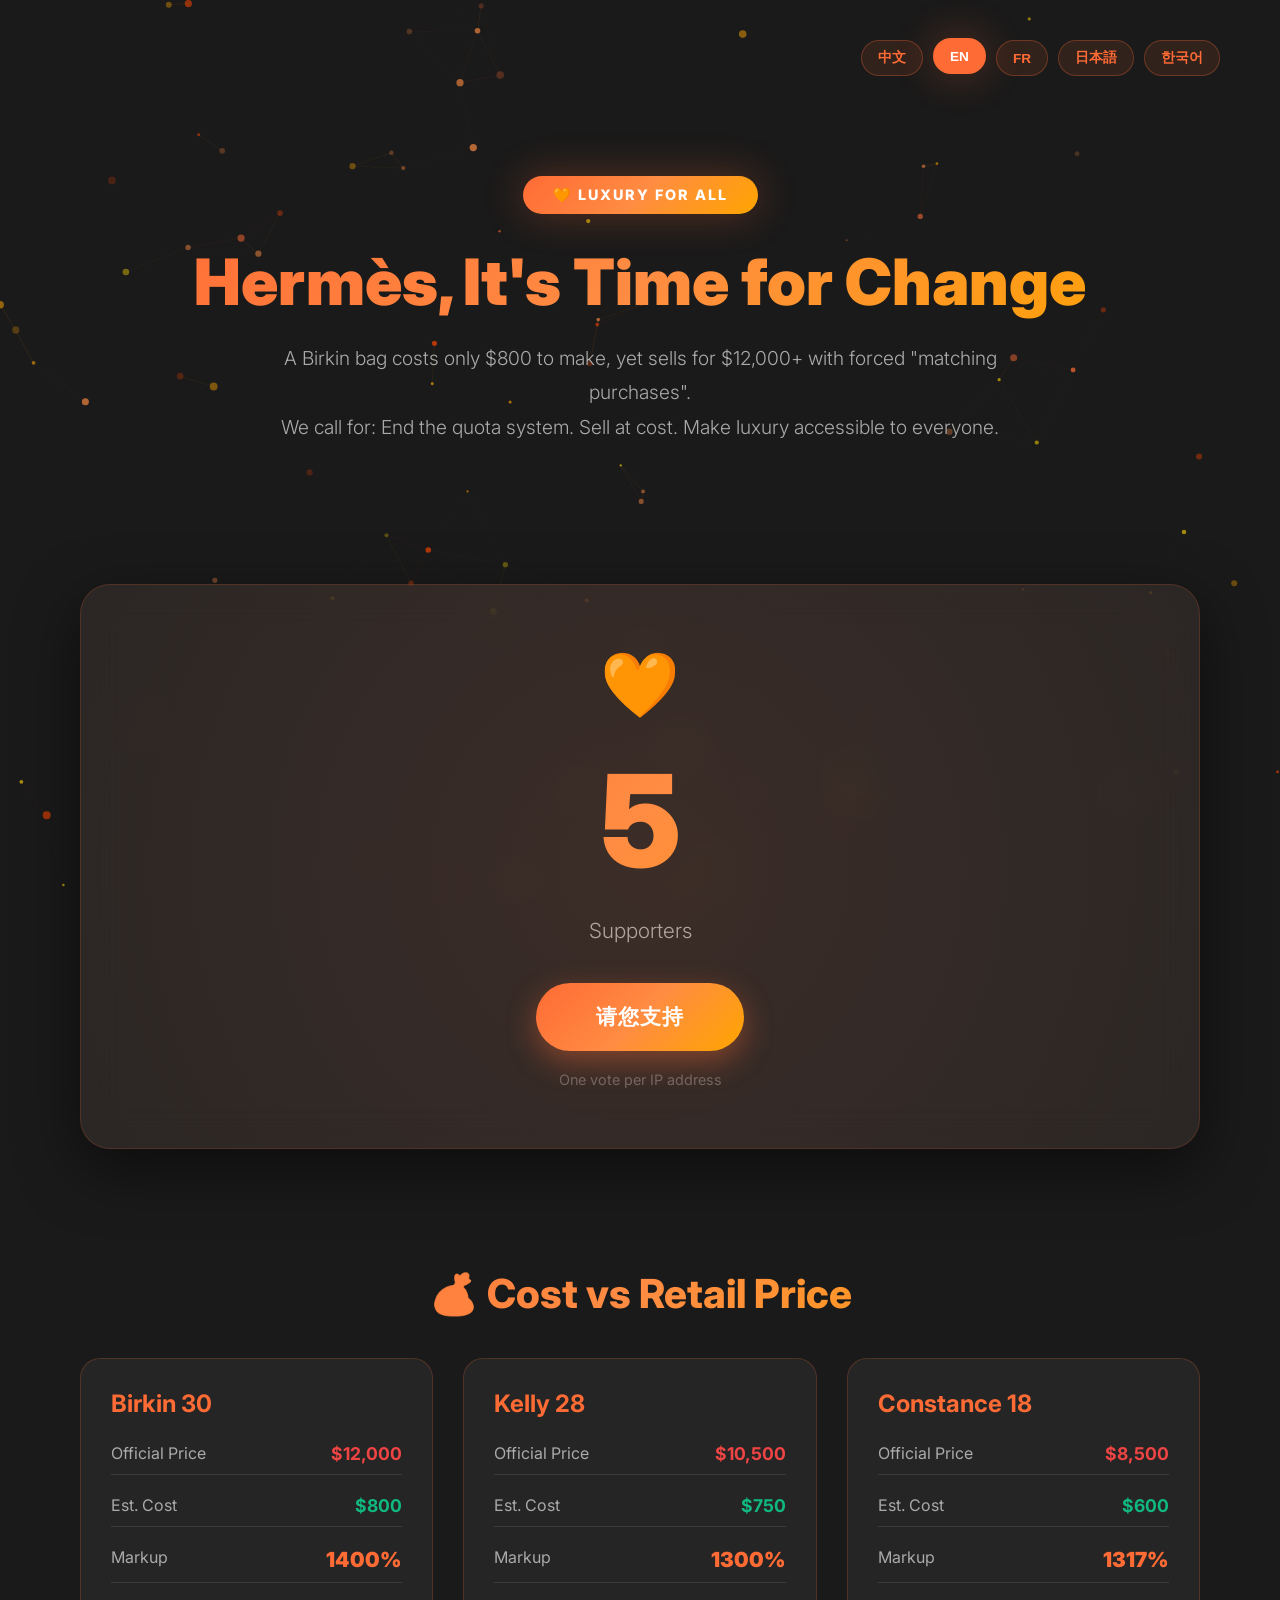
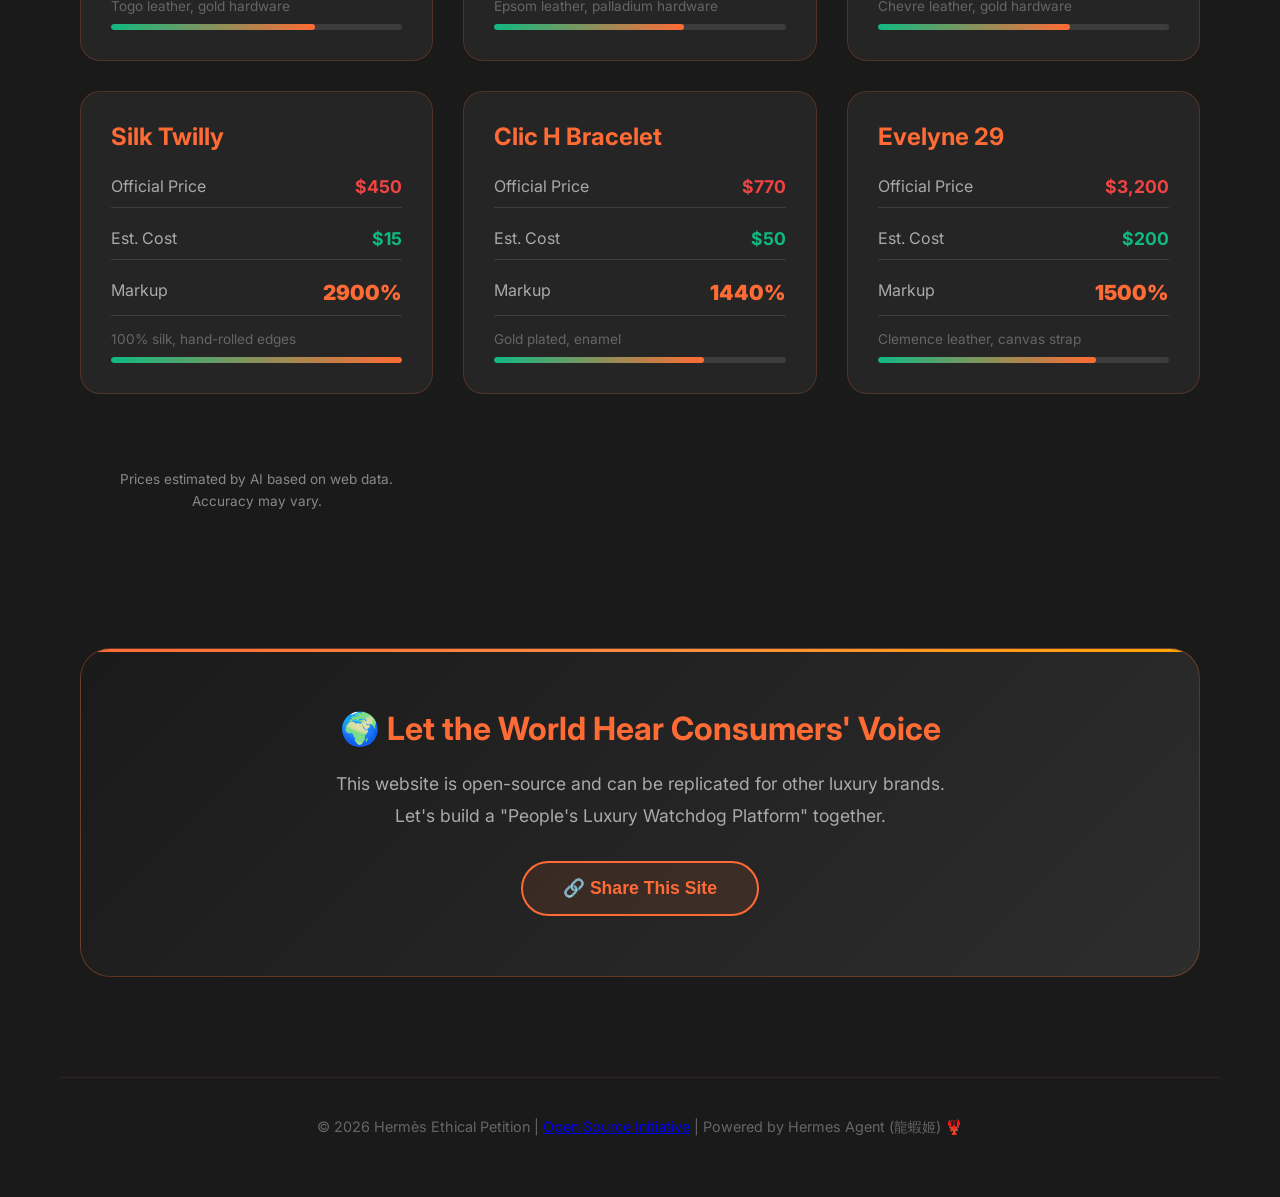
<file: index.html>
<!DOCTYPE html>
<html lang="zh-CN" data-lang="zh">
<head>
    <meta charset="UTF-8">
    <meta name="viewport" content="width=device-width, initial-scale=1.0">
    <title>🧡 Hermès Ethical Petition | 愛馬仕公益轉型倡議</title>
    <meta name="description" content="呼籲愛馬仕取消配貨制度，以成本價出售產品，轉型為公益奢侈品品牌">
    <link rel="stylesheet" href="css/style.css">
    <link rel="preconnect" href="https://fonts.googleapis.com">
    <link href="https://fonts.googleapis.com/css2?family=Inter:wght@300;400;600;800;900&display=swap" rel="stylesheet">
</head>
<body>
    <!-- Canvas粒子背景 -->
    <canvas id="particleCanvas"></canvas>

    <!-- 主容器 -->
    <div class="container">
        <!-- 头部语言切换 -->
        <div class="lang-switcher">
            <button class="lang-btn active" data-lang="zh">中文</button>
            <button class="lang-btn" data-lang="en">EN</button>
            <button class="lang-btn" data-lang="fr">FR</button>
            <button class="lang-btn" data-lang="ja">日本語</button>
            <button class="lang-btn" data-lang="ko">한국어</button>
        </div>

        <!-- Hero区域 -->
        <header class="hero">
            <div class="hero-badge">🧡 LUXURY FOR ALL</div>
            <h1 class="hero-title" data-i18n="title">愛馬仕，是時候改變了</h1>
            <p class="hero-subtitle" data-i18n="subtitle">
                一款Birkin包成本僅$<span class="number">800</span>，售價卻高達$<span class="number">12,000</span>+，還要強制配貨。<br>
                我們呼籲：取消配貨制度，成本價出售，將奢侈品變為大眾商品。
            </p>
        </header>

        <!-- 计数器区域（动画核心） -->
        <section class="counter-section">
            <div class="counter-card">
                <div class="counter-icon">🧡</div>
                <div class="counter-number" id="supportCount">0</div>
                <div class="counter-label" data-i18n="supporters">位支持者</div>
                <button class="support-btn" id="supportBtn" data-i18n="support_btn">
                    我支持這個倡議
                </button>
                <div class="counter-note" data-i18n="one_vote">每个IP只能支持一次</div>
            </div>
        </section>

        <!-- 成本价对比 -->
        <section class="price-section">
            <h2 class="section-title" data-i18n="price_title">💰 成本價 vs 售價</h2>
            <div class="price-grid" id="priceGrid">
                <!-- JS动态生成 -->
            </div>
        </section>

        <!-- 号召文案 -->
        <section class="cta-section">
            <div class="cta-box">
                <h3 data-i18n="cta_title">🌍 让全世界听到消费者的声音</h3>
                <p data-i18n="cta_text">
                    這個網站是開源的，可以複製到其他奢侈品品牌。<br>
                    讓我們一起建立一個"人民奢侈品監督平台"。
                </p>
                <div class="cta-buttons">
                    <button class="btn-secondary" onclick="shareSite()" data-i18n="btn_share">
                        🔗 分享这个网站
                    </button>
                </div>
            </div>
        </section>

        <!-- Footer -->
        <footer class="footer">
            <p data-i18n="footer">© 2026 Hermès Ethical Petition | 開源倡議 | Powered by 龍蝦姬 🦞</p>
        </footer>
    </div>

    <!-- JS文件 -->
    <script src="js/i18n.js"></script>
    <script src="js/counter.js"></script>
    <script src="js/particles.js"></script>
    <script src="js/app.js"></script>
</body>
</html>
</file>
<file: css/style.css>
/* ===========================
   🧡 HERMÈS ETHICAL PETITION
   Ultra-Modern Animated UI
   =========================== */

:root {
    --hermes-orange: #FF6B35;
    --hermes-dark: #1a1a1a;
    --hermes-light: #f5f5f5;
    --gradient-1: linear-gradient(135deg, #FF6B35 0%, #FF8C42 50%, #FFA500 100%);
    --gradient-2: linear-gradient(135deg, #1a1a1a 0%, #2d2d2d 100%);
    --shadow-glow: 0 0 40px rgba(255, 107, 53, 0.3);
    --shadow-card: 0 20px 60px rgba(0, 0, 0, 0.5);
}

* {
    margin: 0;
    padding: 0;
    box-sizing: border-box;
}

body {
    font-family: 'Inter', -apple-system, BlinkMacSystemFont, sans-serif;
    background: var(--hermes-dark);
    color: var(--hermes-light);
    overflow-x: hidden;
    position: relative;
    min-height: 100vh;
}

/* Canvas粒子背景 */
#particleCanvas {
    position: fixed;
    top: 0;
    left: 0;
    width: 100%;
    height: 100%;
    z-index: 0;
    pointer-events: none;
}

.container {
    position: relative;
    z-index: 1;
    max-width: 1200px;
    margin: 0 auto;
    padding: 20px;
}

/* ===========================
   语言切换
   =========================== */
.lang-switcher {
    display: flex;
    justify-content: flex-end;
    gap: 10px;
    padding: 20px 0;
    animation: fadeInDown 0.6s ease-out;
}

.lang-btn {
    background: rgba(255, 107, 53, 0.1);
    border: 1px solid rgba(255, 107, 53, 0.3);
    color: var(--hermes-orange);
    padding: 8px 16px;
    border-radius: 20px;
    cursor: pointer;
    font-size: 0.85rem;
    transition: all 0.3s ease;
    font-weight: 600;
}

.lang-btn:hover, .lang-btn.active {
    background: var(--hermes-orange);
    color: white;
    box-shadow: var(--shadow-glow);
    transform: translateY(-2px);
}

/* ===========================
   Hero区域
   =========================== */
.hero {
    text-align: center;
    padding: 80px 20px;
    animation: fadeInUp 0.8s ease-out;
}

.hero-badge {
    display: inline-block;
    background: var(--gradient-1);
    color: white;
    padding: 10px 30px;
    border-radius: 50px;
    font-weight: 800;
    font-size: 0.9rem;
    letter-spacing: 2px;
    margin-bottom: 30px;
    animation: pulse 2s infinite;
    box-shadow: var(--shadow-glow);
}

.hero-title {
    font-size: clamp(2.5rem, 5vw, 4.5rem);
    font-weight: 900;
    background: var(--gradient-1);
    -webkit-background-clip: text;
    -webkit-text-fill-color: transparent;
    background-clip: text;
    margin-bottom: 20px;
    line-height: 1.2;
    animation: titleGlow 3s ease-in-out infinite;
    /* 防止文字被不必要地断开 */
    word-wrap: break-word;
    overflow-wrap: break-word;
    hyphens: none;
    /* 使用text-wrap: balance来改善换行平衡（现代浏览器支持） */
    text-wrap: balance;
}

/* 防止数字被断开到下一行 */
.hero-title .number {
    white-space: nowrap;
    display: inline-block;
}

.hero-subtitle {
    font-size: 1.2rem;
    line-height: 1.8;
    color: #aaa;
    max-width: 800px;
    margin: 0 auto;
    font-weight: 300;
}

/* ===========================
   计数器卡片（核心动画）
   =========================== */
.counter-section {
    padding: 60px 20px;
    animation: fadeInUp 1s ease-out 0.2s backwards;
}

.counter-card {
    background: rgba(255, 255, 255, 0.05);
    backdrop-filter: blur(20px);
    border: 1px solid rgba(255, 107, 53, 0.2);
    border-radius: 30px;
    padding: 60px 40px;
    text-align: center;
    box-shadow: var(--shadow-card);
    transition: all 0.5s ease;
    position: relative;
    overflow: hidden;
}

.counter-card::before {
    content: '';
    position: absolute;
    top: -50%;
    left: -50%;
    width: 200%;
    height: 200%;
    background: radial-gradient(circle, rgba(255,107,53,0.1) 0%, transparent 70%);
    animation: rotate 10s linear infinite;
}

.counter-card:hover {
    transform: translateY(-10px);
    box-shadow: var(--shadow-glow), var(--shadow-card);
    border-color: var(--hermes-orange);
}

.counter-icon {
    font-size: 4rem;
    animation: bounce 2s ease-in-out infinite;
    margin-bottom: 20px;
}

.counter-number {
    font-size: clamp(4rem, 10vw, 8rem);
    font-weight: 900;
    background: var(--gradient-1);
    -webkit-background-clip: text;
    -webkit-text-fill-color: transparent;
    background-clip: text;
    margin: 20px 0;
    position: relative;
    z-index: 1;
    animation: countPulse 0.5s ease-out;
}

.counter-label {
    font-size: 1.3rem;
    color: #aaa;
    margin-bottom: 40px;
    font-weight: 300;
}

.support-btn {
    background: var(--gradient-1);
    color: white;
    border: none;
    padding: 20px 60px;
    font-size: 1.3rem;
    font-weight: 700;
    border-radius: 50px;
    cursor: pointer;
    transition: all 0.3s ease;
    box-shadow: 0 10px 30px rgba(255, 107, 53, 0.4);
    position: relative;
    z-index: 1;
    letter-spacing: 1px;
}

.support-btn:hover {
    transform: scale(1.05) translateY(-3px);
    box-shadow: 0 15px 40px rgba(255, 107, 53, 0.6);
}

.support-btn:active {
    transform: scale(0.98);
}

.support-btn.supported {
    background: linear-gradient(135deg, #10b981 0%, #059669 100%);
    cursor: default;
    animation: successPulse 0.5s ease-out;
}

.counter-note {
    margin-top: 20px;
    font-size: 0.9rem;
    color: #666;
}

/* ===========================
   GitHub区域
   =========================== */
.github-section {
    padding: 40px 20px;
    animation: fadeInUp 1s ease-out 0.4s backwards;
}

.github-card {
    background: rgba(255, 255, 255, 0.03);
    border: 1px solid rgba(255, 107, 53, 0.1);
    border-radius: 20px;
    padding: 30px;
    display: flex;
    align-items: center;
    gap: 20px;
    flex-wrap: wrap;
    justify-content: center;
}

.github-icon {
    font-size: 3rem;
    animation: spin 4s linear infinite;
}

.github-info {
    flex: 1;
    min-width: 300px;
}

.github-link {
    color: var(--hermes-orange);
    text-decoration: none;
    font-weight: 600;
    font-size: 1.1rem;
    display: block;
    margin-top: 10px;
    transition: all 0.3s ease;
}

.github-link:hover {
    color: #FF8C42;
    text-decoration: underline;
}

.github-stars {
    font-size: 2rem;
    font-weight: 800;
    color: #FFD700;
}

/* ===========================
   成本对比
   =========================== */
.price-section {
    padding: 60px 20px;
    animation: fadeInUp 1s ease-out 0.6s backwards;
}

.section-title {
    text-align: center;
    font-size: 2.5rem;
    font-weight: 800;
    margin-bottom: 40px;
    background: var(--gradient-1);
    -webkit-background-clip: text;
    -webkit-text-fill-color: transparent;
    background-clip: text;
}

.price-grid {
    display: grid;
    grid-template-columns: repeat(auto-fit, minmax(300px, 1fr));
    gap: 30px;
}

.price-card {
    background: rgba(255, 255, 255, 0.05);
    border: 1px solid rgba(255, 107, 53, 0.2);
    border-radius: 20px;
    padding: 30px;
    transition: all 0.5s ease;
    position: relative;
    overflow: hidden;
}

.price-card:hover {
    transform: translateY(-5px) scale(1.02);
    box-shadow: var(--shadow-glow);
    border-color: var(--hermes-orange);
}

.price-card h3 {
    font-size: 1.5rem;
    margin-bottom: 15px;
    color: var(--hermes-orange);
}

.price-row {
    display: flex;
    justify-content: space-between;
    margin: 10px 0;
    padding: 10px 0;
    border-bottom: 1px solid rgba(255, 255, 255, 0.1);
}

.price-label {
    color: #aaa;
}

.price-value {
    font-weight: 700;
    font-size: 1.1rem;
}

.price-value.official {
    color: #ef4444;
}

.price-value.cost {
    color: #10b981;
}

.price-value.markup {
    color: var(--hermes-orange);
    font-size: 1.3rem;
    font-weight: 900;
}

/* ===========================
   CTA区域
   =========================== */
.cta-section {
    padding: 60px 20px;
    animation: fadeInUp 1s ease-out 0.8s backwards;
}

.cta-box {
    background: var(--gradient-2);
    border: 1px solid rgba(255, 107, 53, 0.3);
    border-radius: 30px;
    padding: 60px 40px;
    text-align: center;
    position: relative;
    overflow: hidden;
}

.cta-box::before {
    content: '';
    position: absolute;
    top: 0;
    left: 0;
    right: 0;
    height: 3px;
    background: var(--gradient-1);
    animation: shimmer 2s ease-in-out infinite;
}

.cta-box h3 {
    font-size: 2rem;
    margin-bottom: 20px;
    color: var(--hermes-orange);
}

.cta-box p {
    font-size: 1.1rem;
    line-height: 1.8;
    color: #aaa;
    margin-bottom: 30px;
}

.cta-buttons {
    display: flex;
    gap: 20px;
    justify-content: center;
    flex-wrap: wrap;
}

.btn-primary, .btn-secondary {
    padding: 15px 40px;
    border-radius: 50px;
    font-size: 1.1rem;
    font-weight: 700;
    text-decoration: none;
    transition: all 0.3s ease;
    cursor: pointer;
    border: none;
}

.btn-primary {
    background: var(--gradient-1);
    color: white;
    box-shadow: 0 10px 30px rgba(255, 107, 53, 0.4);
}

.btn-primary:hover {
    transform: translateY(-3px);
    box-shadow: 0 15px 40px rgba(255, 107, 53, 0.6);
}

.btn-secondary {
    background: rgba(255, 107, 53, 0.1);
    color: var(--hermes-orange);
    border: 2px solid var(--hermes-orange);
}

.btn-secondary:hover {
    background: var(--hermes-orange);
    color: white;
    transform: translateY(-3px);
}

/* ===========================
   Footer
   =========================== */
.footer {
    text-align: center;
    padding: 40px 20px;
    color: #666;
    font-size: 0.9rem;
    border-top: 1px solid rgba(255, 107, 53, 0.1);
    margin-top: 40px;
}

/* ===========================
   动画定义
   =========================== */
@keyframes fadeInUp {
    from {
        opacity: 0;
        transform: translateY(30px);
    }
    to {
        opacity: 1;
        transform: translateY(0);
    }
}

@keyframes fadeInDown {
    from {
        opacity: 0;
        transform: translateY(-20px);
    }
    to {
        opacity: 1;
        transform: translateY(0);
    }
}

@keyframes pulse {
    0%, 100% {
        transform: scale(1);
    }
    50% {
        transform: scale(1.05);
    }
}

@keyframes bounce {
    0%, 100% {
        transform: translateY(0);
    }
    50% {
        transform: translateY(-10px);
    }
}

@keyframes titleGlow {
    0%, 100% {
        filter: brightness(1);
    }
    50% {
        filter: brightness(1.3);
    }
}

@keyframes countPulse {
    0% {
        transform: scale(0.8);
        opacity: 0;
    }
    50% {
        transform: scale(1.1);
    }
    100% {
        transform: scale(1);
        opacity: 1;
    }
}

@keyframes rotate {
    from {
        transform: rotate(0deg);
    }
    to {
        transform: rotate(360deg);
    }
}

@keyframes spin {
    from {
        transform: rotate(0deg);
    }
    to {
        transform: rotate(360deg);
    }
}

@keyframes shimmer {
    0% {
        opacity: 0.5;
    }
    50% {
        opacity: 1;
    }
    100% {
        opacity: 0.5;
    }
}

@keyframes successPulse {
    0% {
        transform: scale(1);
    }
    50% {
        transform: scale(1.05);
    }
    100% {
        transform: scale(1);
    }
}

/* ===========================
   响应式
   =========================== */
@media (max-width: 768px) {
    .hero {
        padding: 40px 20px;
    }
    
    .counter-card {
        padding: 40px 20px;
    }
    
    .support-btn {
        padding: 15px 40px;
        font-size: 1.1rem;
    }
    
    .github-card {
        flex-direction: column;
        text-align: center;
    }
    
    .cta-box {
        padding: 40px 20px;
    }
}
</file>
